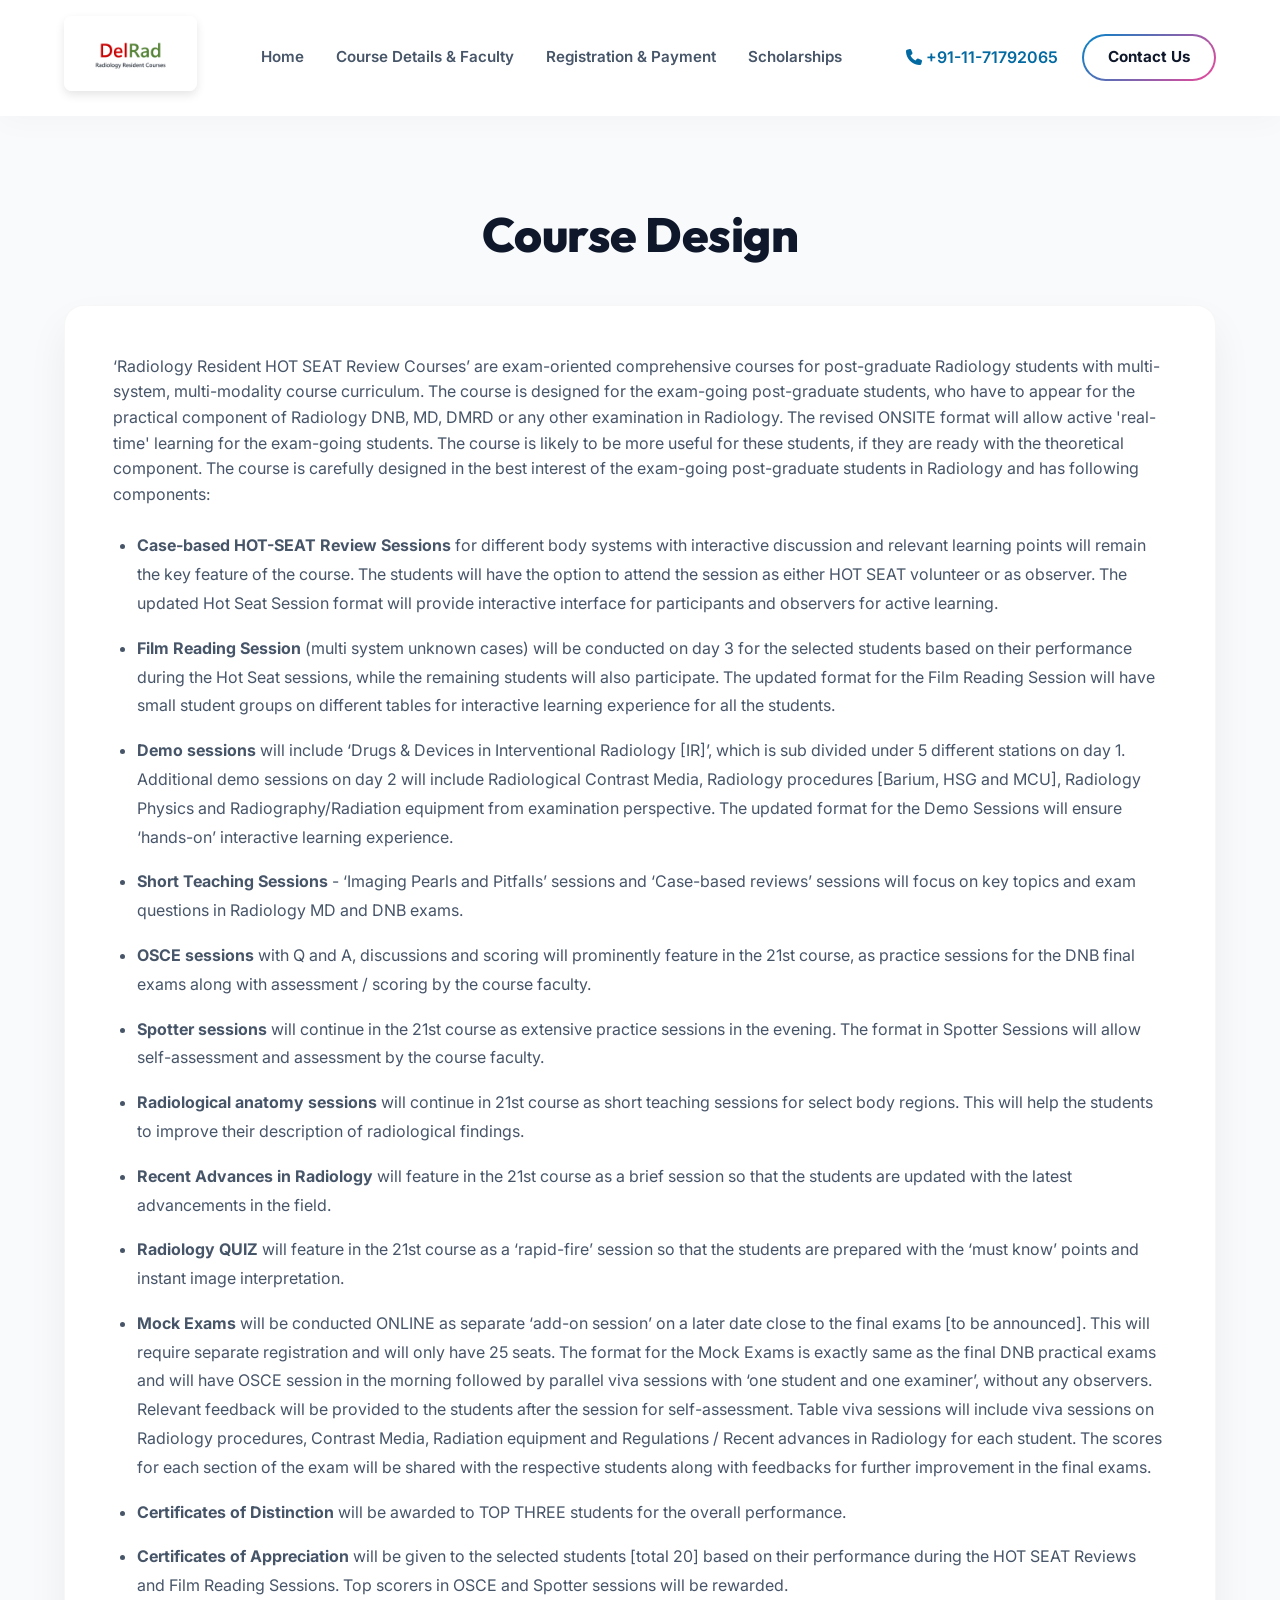
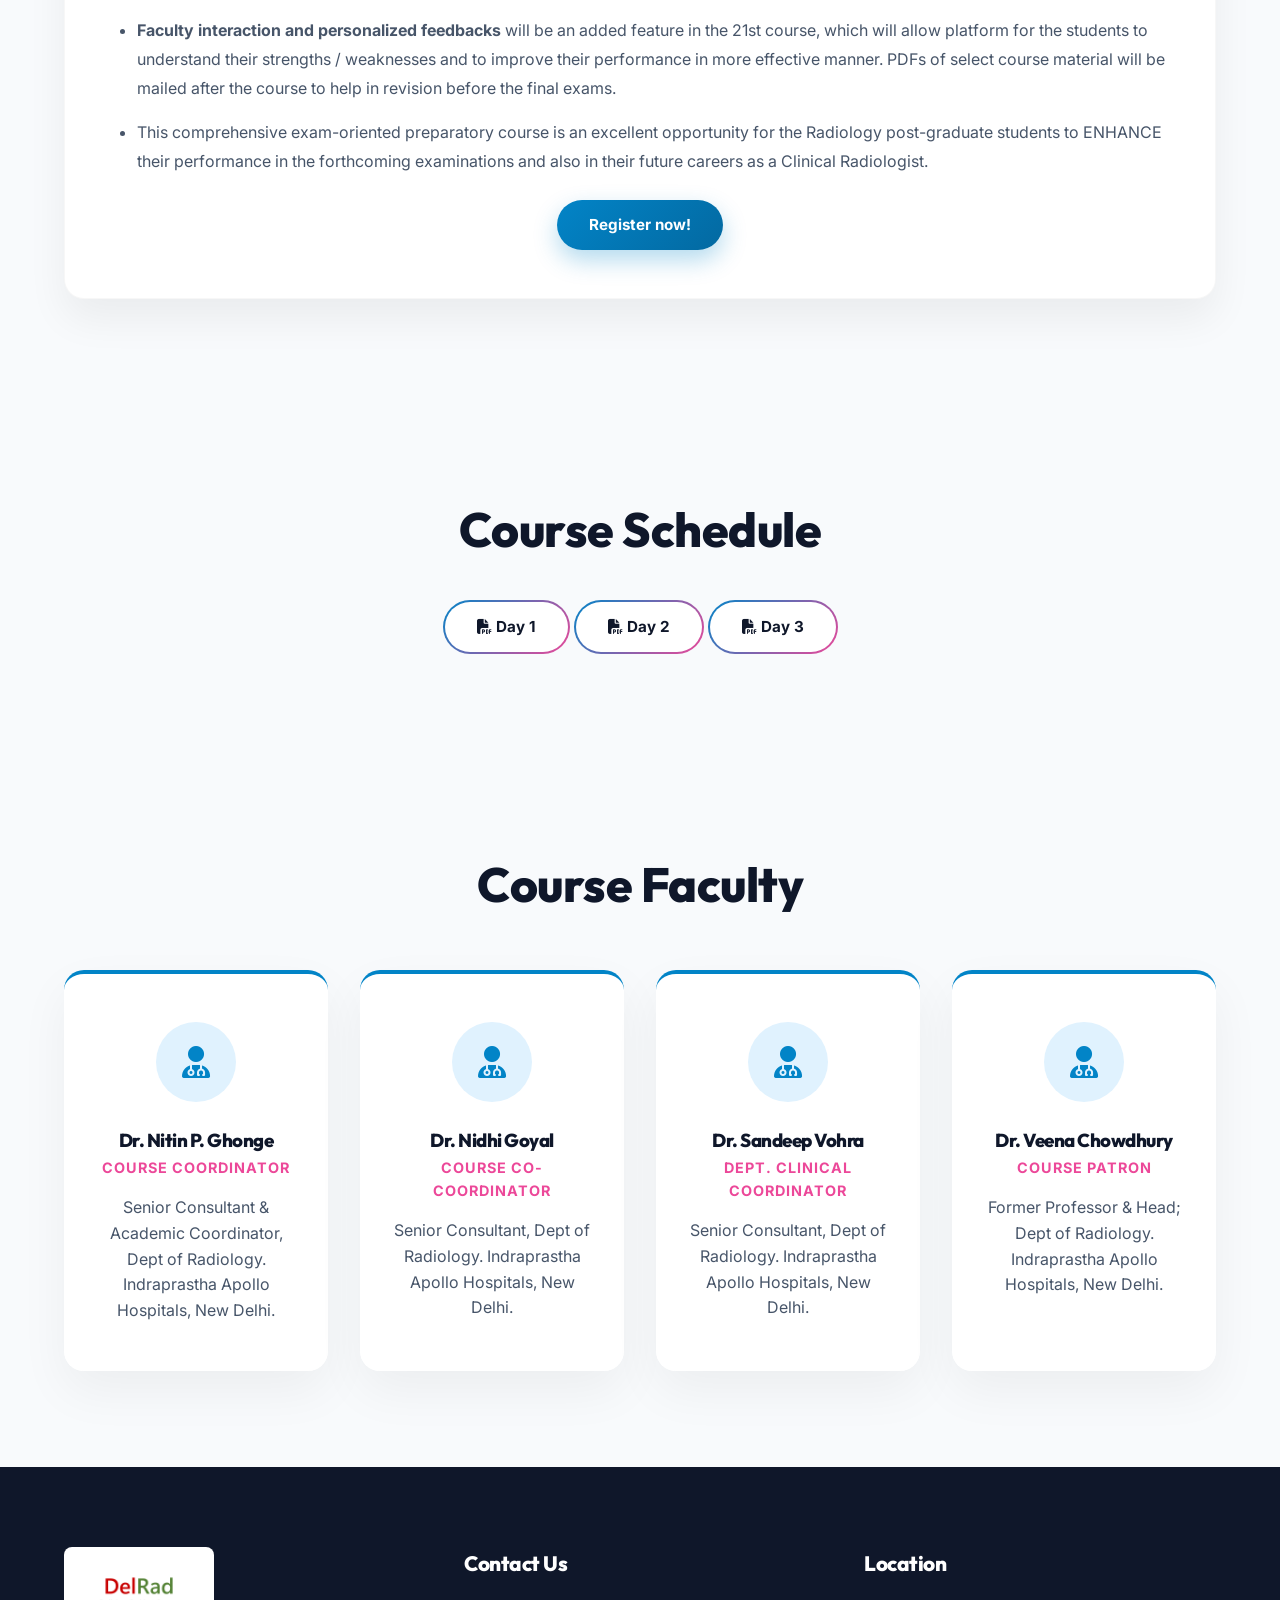
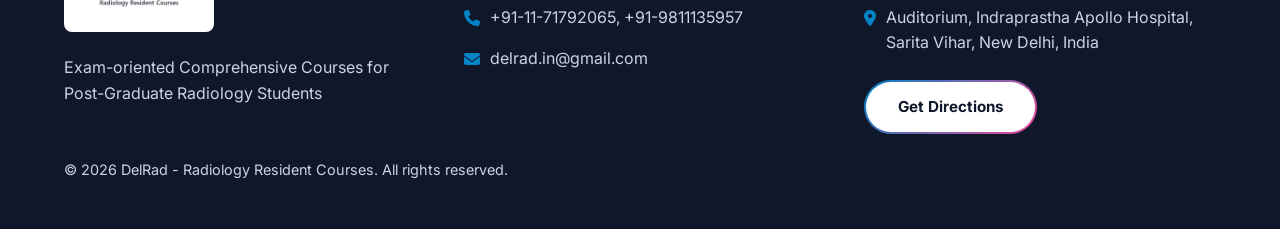
<file: course-design.html>
<!DOCTYPE html>
<html lang="en">
<head>
    <meta charset="UTF-8">
    <meta name="viewport" content="width=device-width, initial-scale=1.0">
    <title>DelRad - Course Design & Faculty</title>
    <link rel="icon" href="photos/favicon.jpg">
    <link rel="stylesheet" href="styles.css">
    <link href="https://fonts.googleapis.com/css2?family=Inter:wght@300;400;500;600;700&family=Outfit:wght@400;500;700;800&display=swap" rel="stylesheet">
    <link rel="stylesheet" href="https://cdnjs.cloudflare.com/ajax/libs/font-awesome/6.4.0/css/all.min.css">
</head>
<body>
    <header class="navbar">
        <div class="nav-container">
            <a href="index.html" class="logo">
                <img src="photos/Delrad-logo.jpg" alt="DelRad Logo">
            </a>
            <nav class="nav-links">
                <a href="index.html">Home</a>
                <a href="course-design.html">Course Details & Faculty</a>
                <a href="registration.html">Registration & Payment</a>
                <a href="scholarship.html">Scholarships</a>
            </nav>
            <div class="nav-contact">
                <span><i class="fas fa-phone"></i> +91-11-71792065</span>
                <a href="mailto:delrad.in@gmail.com" class="btn btn-outline">Contact Us</a>
            </div>
        </div>
    </header>

    <main style="padding-top: 100px;">
        <!-- Course Design Details -->
        <section class="section bg-light" id="design">
            <div class="container">
                <h2 class="section-title text-center">Course Design</h2>
                <div class="content-box glass-box">
                    <p class="lead">‘Radiology Resident HOT SEAT Review Courses’ are exam-oriented comprehensive courses for post-graduate Radiology students with multi-system, multi-modality course curriculum. The course is designed for the exam-going post-graduate students, who have to appear for the practical component of Radiology DNB, MD, DMRD or any other examination in Radiology. The revised ONSITE format will allow active 'real-time' learning for the exam-going students. The course is likely to be more useful for these students, if they are ready with the theoretical component. The course is carefully designed in the best interest of the exam-going post-graduate students in Radiology and has following components:</p>
                    
                    <ul class="custom-list mt-4">
                        <li><strong>Case-based HOT-SEAT Review Sessions</strong> for different body systems with interactive discussion and relevant learning points will remain the key feature of the course. The students will have the option to attend the session as either HOT SEAT volunteer or as observer. The updated Hot Seat Session format will provide interactive interface for participants and observers for active learning.</li>
                        <li><strong>Film Reading Session</strong> (multi system unknown cases) will be conducted on day 3 for the selected students based on their performance during the Hot Seat sessions, while the remaining students will also participate. The updated format for the Film Reading Session will have small student groups on different tables for interactive learning experience for all the students.</li>
                        <li><strong>Demo sessions</strong> will include ‘Drugs & Devices in Interventional Radiology [IR]’, which is sub divided under 5 different stations on day 1. Additional demo sessions on day 2 will include Radiological Contrast Media, Radiology procedures [Barium, HSG and MCU], Radiology Physics and Radiography/Radiation equipment from examination perspective. The updated format for the Demo Sessions will ensure ‘hands-on’ interactive learning experience.</li>
                        <li><strong>Short Teaching Sessions</strong> - ‘Imaging Pearls and Pitfalls’ sessions and ‘Case-based reviews’ sessions will focus on key topics and exam questions in Radiology MD and DNB exams.</li>
                        <li><strong>OSCE sessions</strong> with Q and A, discussions and scoring will prominently feature in the 21st course, as practice sessions for the DNB final exams along with assessment / scoring by the course faculty.</li>
                        <li><strong>Spotter sessions</strong> will continue in the 21st course as extensive practice sessions in the evening. The format in Spotter Sessions will allow self-assessment and assessment by the course faculty.</li>
                        <li><strong>Radiological anatomy sessions</strong> will continue in 21st course as short teaching sessions for select body regions. This will help the students to improve their description of radiological findings.</li>
                        <li><strong>Recent Advances in Radiology</strong> will feature in the 21st course as a brief session so that the students are updated with the latest advancements in the field.</li>
                        <li><strong>Radiology QUIZ</strong> will feature in the 21st course as a ‘rapid-fire’ session so that the students are prepared with the ‘must know’ points and instant image interpretation.</li>
                        <li><strong>Mock Exams</strong> will be conducted ONLINE as separate ‘add-on session’ on a later date close to the final exams [to be announced]. This will require separate registration and will only have 25 seats. The format for the Mock Exams is exactly same as the final DNB practical exams and will have OSCE session in the morning followed by parallel viva sessions with ‘one student and one examiner’, without any observers. Relevant feedback will be provided to the students after the session for self-assessment. Table viva sessions will include viva sessions on Radiology procedures, Contrast Media, Radiation equipment and Regulations / Recent advances in Radiology for each student. The scores for each section of the exam will be shared with the respective students along with feedbacks for further improvement in the final exams.</li>
                        <li><strong>Certificates of Distinction</strong> will be awarded to TOP THREE students for the overall performance.</li>
                        <li><strong>Certificates of Appreciation</strong> will be given to the selected students [total 20] based on their performance during the HOT SEAT Reviews and Film Reading Sessions. Top scorers in OSCE and Spotter sessions will be rewarded.</li>
                        <li><strong>Faculty interaction and personalized feedbacks</strong> will be an added feature in the 21st course, which will allow platform for the students to understand their strengths / weaknesses and to improve their performance in more effective manner. PDFs of select course material will be mailed after the course to help in revision before the final exams.</li>
                        <li>This comprehensive exam-oriented preparatory course is an excellent opportunity for the Radiology post-graduate students to ENHANCE their performance in the forthcoming examinations and also in their future careers as a Clinical Radiologist.</li>
                    </ul>
                    <div class="text-center mt-4">
                        <a href="registration.html" class="btn btn-primary">Register now!</a>
                    </div>
                </div>
            </div>
        </section>

        <!-- Course Schedule Section -->
        <section class="section" id="courseschedule">
            <div class="container text-center">
                <h2 class="section-title">Course Schedule</h2>
                <div class="schedule-links mt-4">
                    <a href="https://drive.google.com/file/d/1yMgGlma9F2Atm3m9zDsAhjy-u3SyPsaG/view?usp=drive_link" target="_blank" class="btn btn-outline m-2"><i class="fas fa-file-pdf"></i> Day 1</a>
                    <a href="https://drive.google.com/file/d/17TXlhzaspLO-apa53o4EKCswDKJ0B952/view?usp=drive_link" target="_blank" class="btn btn-outline m-2"><i class="fas fa-file-pdf"></i> Day 2</a>
                    <a href="https://drive.google.com/file/d/1E0eZ0HR8sU_wMg7dU-WxR7yje03Lqijb/view?usp=drive_link" target="_blank" class="btn btn-outline m-2"><i class="fas fa-file-pdf"></i> Day 3</a>
                </div>
            </div>
        </section>

        <!-- Faculty -->
        <section class="section bg-light" id="faculty">
            <div class="container">
                <h2 class="section-title text-center">Course Faculty</h2>
                <div class="faculty-grid">
                    <div class="faculty-card glass-card">
                        <div class="faculty-icon"><i class="fas fa-user-md"></i></div>
                        <h3>Dr. Nitin P. Ghonge</h3>
                        <p class="role">Course Coordinator</p>
                        <p>Senior Consultant & Academic Coordinator, Dept of Radiology. Indraprastha Apollo Hospitals, New Delhi.</p>
                    </div>
                    <div class="faculty-card glass-card">
                        <div class="faculty-icon"><i class="fas fa-user-md"></i></div>
                        <h3>Dr. Nidhi Goyal</h3>
                        <p class="role">Course Co-Coordinator</p>
                        <p>Senior Consultant, Dept of Radiology. Indraprastha Apollo Hospitals, New Delhi.</p>
                    </div>
                    <div class="faculty-card glass-card">
                        <div class="faculty-icon"><i class="fas fa-user-md"></i></div>
                        <h3>Dr. Sandeep Vohra</h3>
                        <p class="role">Dept. Clinical Coordinator</p>
                        <p>Senior Consultant, Dept of Radiology. Indraprastha Apollo Hospitals, New Delhi.</p>
                    </div>
                    <div class="faculty-card glass-card">
                        <div class="faculty-icon"><i class="fas fa-user-md"></i></div>
                        <h3>Dr. Veena Chowdhury</h3>
                        <p class="role">Course Patron</p>
                        <p>Former Professor & Head; Dept of Radiology. Indraprastha Apollo Hospitals, New Delhi.</p>
                    </div>
                </div>
            </div>
        </section>
    </main>

    <footer class="footer">
        <div class="container">
            <div class="footer-grid">
                <div class="footer-info">
                    <img src="photos/Delrad-logo.jpg" alt="DelRad Logo" class="footer-logo mb-3" style="max-width: 150px; border-radius: 8px;">
                    <p>Exam-oriented Comprehensive Courses for Post-Graduate Radiology Students</p>
                </div>
                <div class="footer-contact">
                    <h3>Contact Us</h3>
                    <p><i class="fas fa-phone text-primary"></i> +91-11-71792065, +91-9811135957</p>
                    <p><i class="fas fa-envelope text-primary"></i> <a href="mailto:delrad.in@gmail.com">delrad.in@gmail.com</a></p>
                </div>
                <div class="footer-location">
                    <h3>Location</h3>
                    <p><i class="fas fa-map-marker-alt text-primary"></i> Auditorium, Indraprastha Apollo Hospital, Sarita Vihar, New Delhi, India</p>
                    <a href="https://www.google.com/maps/dir/28.5342592,77.366896/Auditorium,+Apollo+Hospital+Indraprastha,+Sarita+Vihar,+New+Delhi,+India+google+map" target="_blank" class="btn btn-outline mt-2 btn-sm">Get Directions</a>
                </div>
            </div>
            <div class="footer-bottom text-center mt-4 pt-3 border-top">
                <p>&copy; 2026 DelRad - Radiology Resident Courses. All rights reserved.</p>
            </div>
        </div>
    </footer>
</body>
</html>
</file>
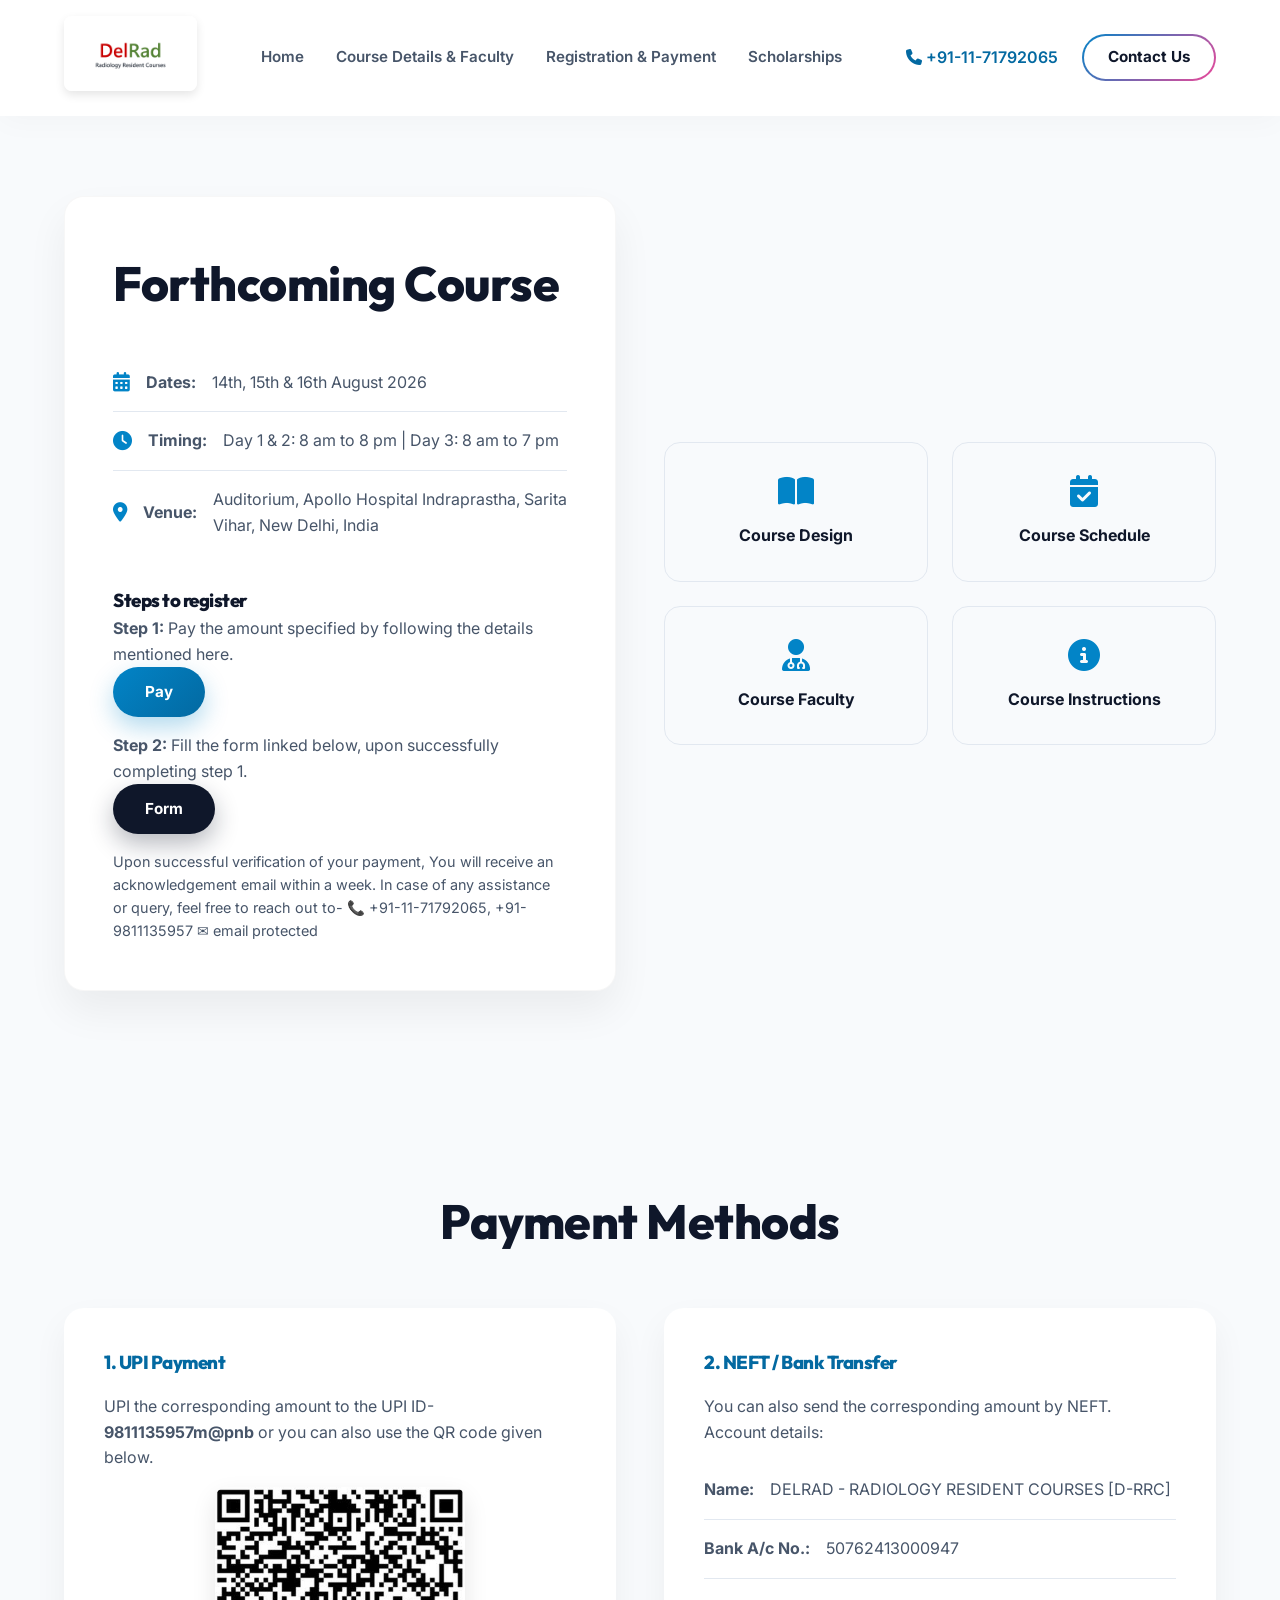
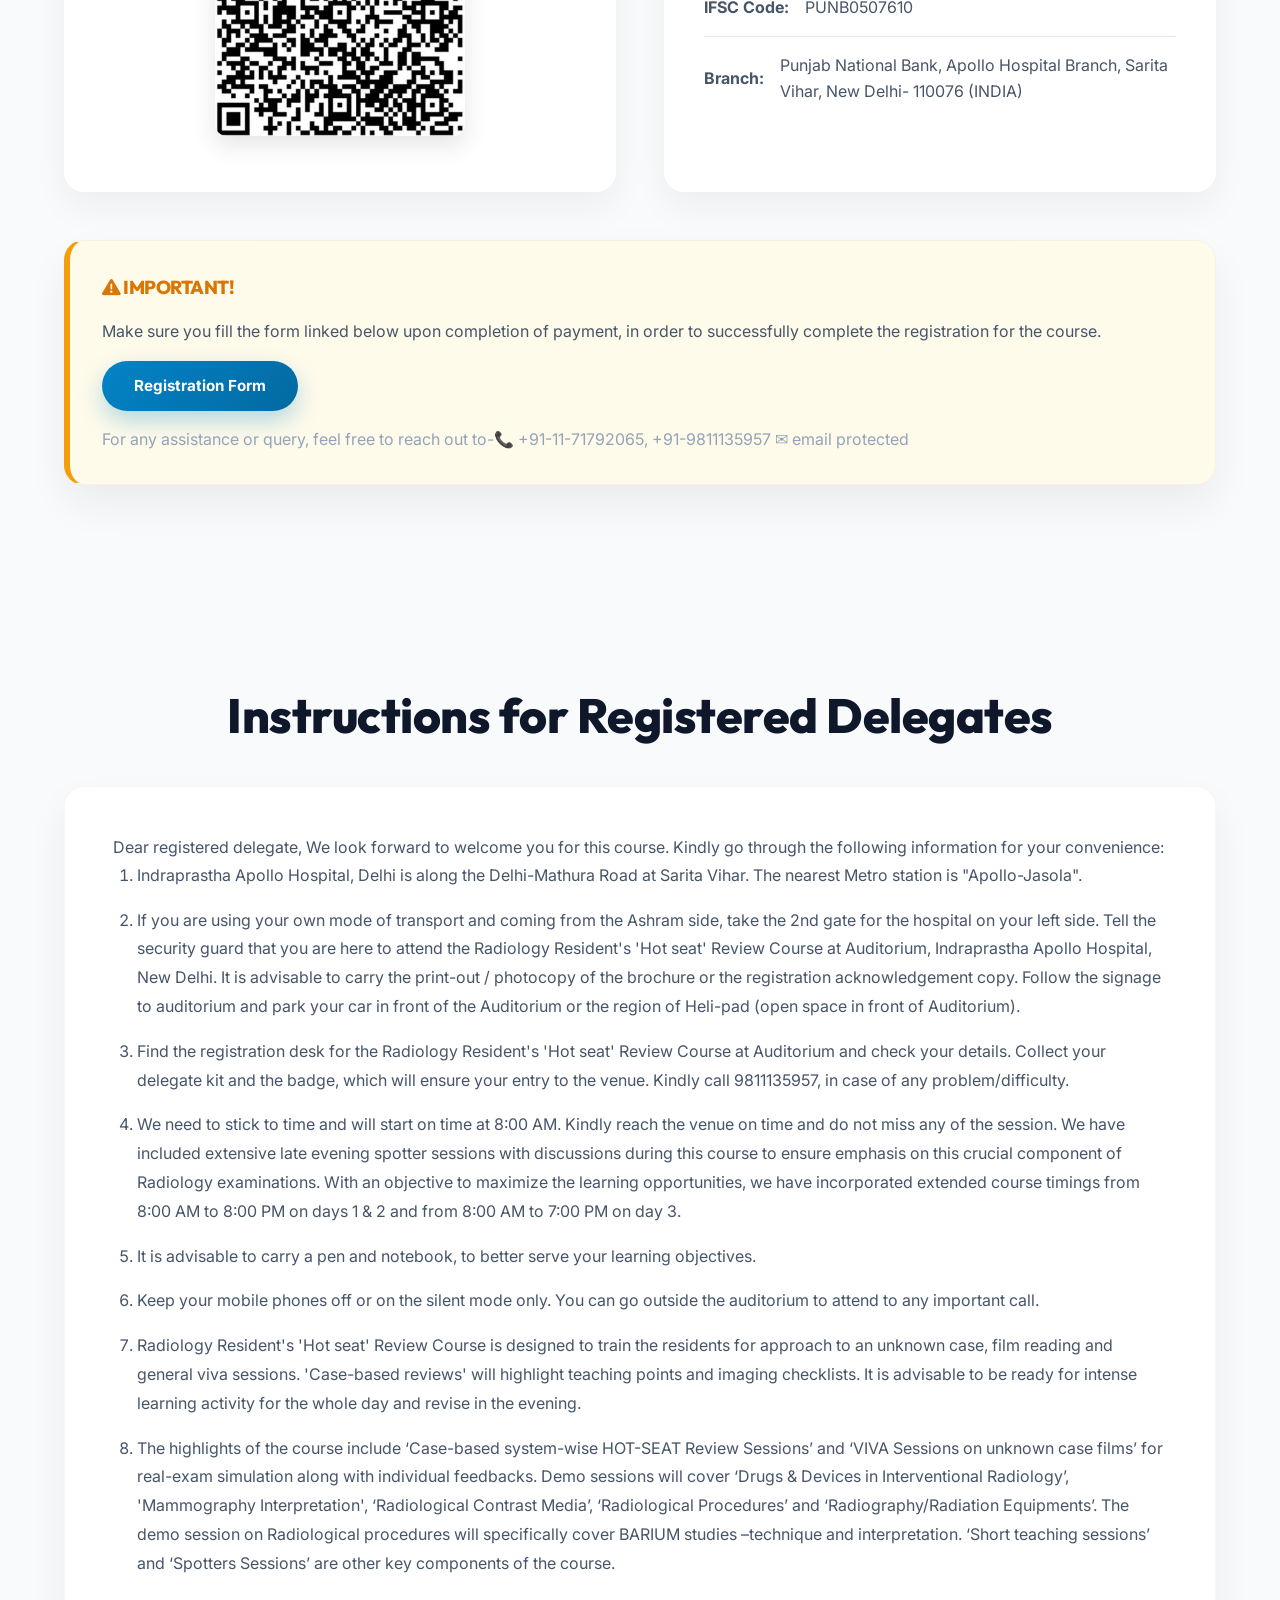
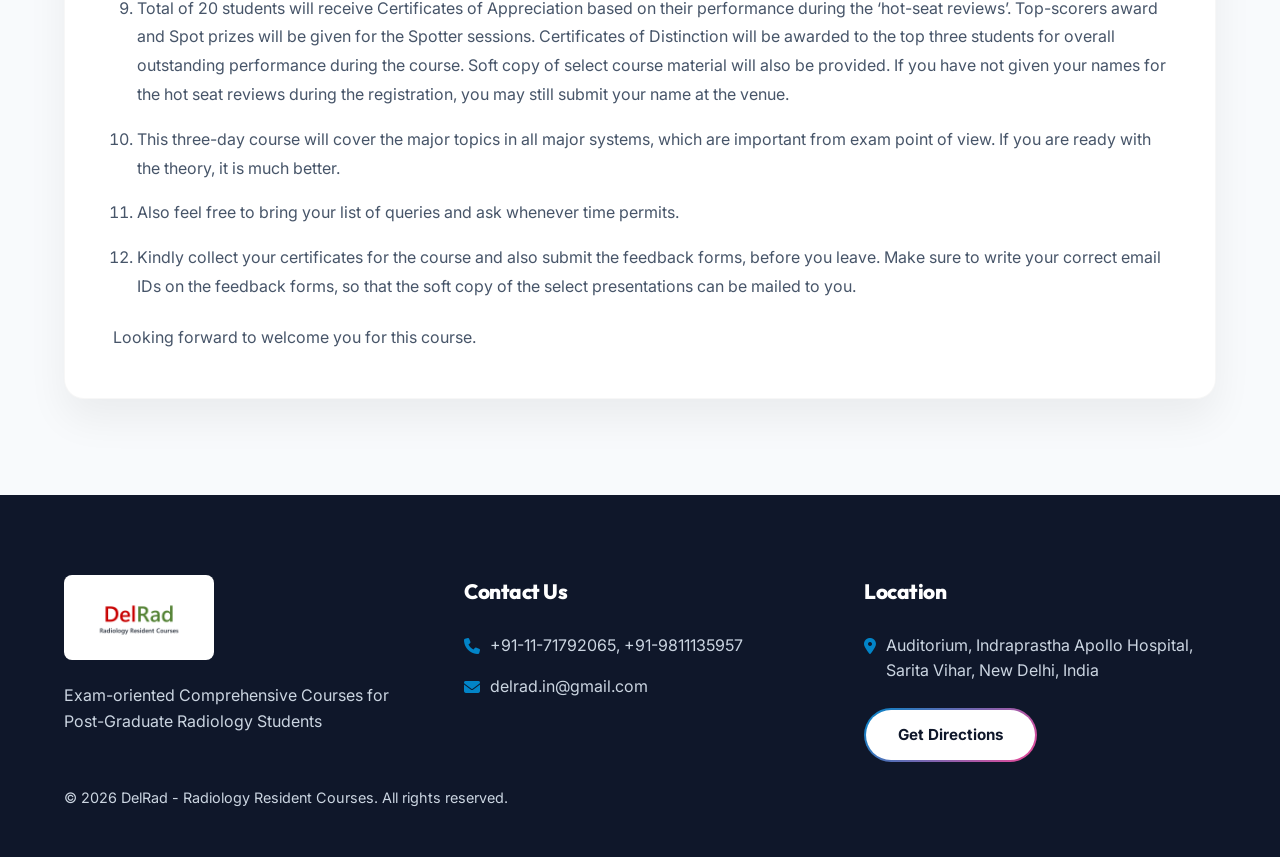
<file: registration.html>
<!DOCTYPE html>
<html lang="en">
<head>
    <meta charset="UTF-8">
    <meta name="viewport" content="width=device-width, initial-scale=1.0">
    <title>DelRad - Registration & Payment</title>
    <link rel="icon" href="photos/favicon.jpg">
    <link rel="stylesheet" href="styles.css">
    <link href="https://fonts.googleapis.com/css2?family=Inter:wght@300;400;500;600;700&family=Outfit:wght@400;500;700;800&display=swap" rel="stylesheet">
    <link rel="stylesheet" href="https://cdnjs.cloudflare.com/ajax/libs/font-awesome/6.4.0/css/all.min.css">
</head>
<body>
    <header class="navbar">
        <div class="nav-container">
            <a href="index.html" class="logo">
                <img src="photos/Delrad-logo.jpg" alt="DelRad Logo">
            </a>
            <nav class="nav-links">
                <a href="index.html">Home</a>
                <a href="course-design.html">Course Details & Faculty</a>
                <a href="registration.html">Registration & Payment</a>
                <a href="scholarship.html">Scholarships</a>
            </nav>
            <div class="nav-contact">
                <span><i class="fas fa-phone"></i> +91-11-71792065</span>
                <a href="mailto:delrad.in@gmail.com" class="btn btn-outline">Contact Us</a>
            </div>
        </div>
    </header>

    <main style="padding-top: 100px;">
        <!-- Course Highlights & Registration Info -->
        <section class="section" id="registration-info">
            <div class="container">
                <div class="grid-2">
                    <div class="info-box glass-box">
                        <h2 class="section-title">Forthcoming Course</h2>
                        <ul class="info-list">
                            <li><i class="fas fa-calendar-alt"></i> <strong>Dates:</strong> 14th, 15th & 16th August 2026</li>
                            <li><i class="fas fa-clock"></i> <strong>Timing:</strong> Day 1 & 2: 8 am to 8 pm | Day 3: 8 am to 7 pm</li>
                            <li><i class="fas fa-map-marker-alt"></i> <strong>Venue:</strong> Auditorium, Apollo Hospital Indraprastha, Sarita Vihar, New Delhi, India</li>
                        </ul>
                        <div class="steps-box">
                            <h3>Steps to register</h3>
                            <p><strong>Step 1:</strong> Pay the amount specified by following the details mentioned here.</p>
                            <a href="#pay" class="btn btn-primary">Pay</a>
                            <p class="mt-3"><strong>Step 2:</strong> Fill the form linked below, upon successfully completing step 1.</p>
                            <a href="https://forms.gle/pq3WPvHya4Has9vZA" target="_blank" class="btn btn-secondary">Form</a>
                            <p class="small-text mt-3" style="color: var(--text-main); font-size: 0.9rem;">Upon successful verification of your payment, You will receive an acknowledgement email within a week. In case of any assistance or query, feel free to reach out to- 📞 +91-11-71792065, +91-9811135957 ✉ email protected</p>
                        </div>
                    </div>
                    
                    <div class="quick-links-box">
                        <div class="q-links">
                            <a href="course-design.html" class="q-link-card"><i class="fas fa-book-open"></i> Course Design</a>
                            <a href="course-design.html#courseschedule" class="q-link-card"><i class="fas fa-calendar-check"></i> Course Schedule</a>
                            <a href="course-design.html#faculty" class="q-link-card"><i class="fas fa-user-md"></i> Course Faculty</a>
                            <a href="#instruction" class="q-link-card"><i class="fas fa-info-circle"></i> Course Instructions</a>
                        </div>
                    </div>
                </div>
            </div>
        </section>

        <!-- Payment Methods -->
        <section class="section bg-light" id="pay">
            <div class="container">
                <h2 class="section-title text-center">Payment Methods</h2>
                <div class="grid-2 mt-5">
                    <div class="payment-card">
                        <h3>1. UPI Payment</h3>
                        <p>UPI the corresponding amount to the UPI ID- <strong>9811135957m@pnb</strong> or you can also use the QR code given below.</p>
                        <!-- QR Code -->
                        <div class="qr-placeholder mt-3" style="text-align: center;"><img src="photos/qrcode.jpg" alt="UPI QR Code" style="max-width: 250px; border-radius: 12px; box-shadow: 0 10px 25px rgba(0,0,0,0.1);"></div>
                    </div>
                    <div class="payment-card">
                        <h3>2. NEFT / Bank Transfer</h3>
                        <p>You can also send the corresponding amount by NEFT. Account details:</p>
                        <ul class="bank-details mt-3">
                            <li><strong>Name:</strong> DELRAD - RADIOLOGY RESIDENT COURSES [D-RRC]</li>
                            <li><strong>Bank A/c No.:</strong> 50762413000947</li>
                            <li><strong>IFSC Code:</strong> PUNB0507610</li>
                            <li><strong>Branch:</strong> Punjab National Bank, Apollo Hospital Branch, Sarita Vihar, New Delhi- 110076 (INDIA)</li>
                        </ul>
                    </div>
                </div>
                <div class="important-note glass-box mt-5" style="padding: 2rem; border-left: 6px solid #f59e0b; background: #fffbeb;">
                    <h3 style="color: #d97706; margin-bottom: 1rem;"><i class="fas fa-exclamation-triangle"></i> IMPORTANT!</h3>
                    <p>Make sure you fill the form linked below upon completion of payment, in order to successfully complete the registration for the course.</p>
                    <a href="https://forms.gle/pq3WPvHya4Has9vZA" target="_blank" class="btn btn-primary mt-3">Registration Form</a>
                    <p class="mt-3 text-muted">For any assistance or query, feel free to reach out to-📞 +91-11-71792065, +91-9811135957 ✉ email protected</p>
                </div>
            </div>
        </section>

        <!-- Instructions -->
        <section class="section" id="instruction">
            <div class="container">
                <h2 class="section-title text-center">Instructions for Registered Delegates</h2>
                <div class="content-box glass-box mt-4">
                    <p>Dear registered delegate, We look forward to welcome you for this course. Kindly go through the following information for your convenience:</p>
                    <ol class="custom-list">
                        <li>Indraprastha Apollo Hospital, Delhi is along the Delhi-Mathura Road at Sarita Vihar. The nearest Metro station is "Apollo-Jasola".</li>
                        <li>If you are using your own mode of transport and coming from the Ashram side, take the 2nd gate for the hospital on your left side. Tell the security guard that you are here to attend the Radiology Resident's 'Hot seat' Review Course at Auditorium, Indraprastha Apollo Hospital, New Delhi. It is advisable to carry the print-out / photocopy of the brochure or the registration acknowledgement copy. Follow the signage to auditorium and park your car in front of the Auditorium or the region of Heli-pad (open space in front of Auditorium).</li>
                        <li>Find the registration desk for the Radiology Resident's 'Hot seat' Review Course at Auditorium and check your details. Collect your delegate kit and the badge, which will ensure your entry to the venue. Kindly call 9811135957, in case of any problem/difficulty.</li>
                        <li>We need to stick to time and will start on time at 8:00 AM. Kindly reach the venue on time and do not miss any of the session. We have included extensive late evening spotter sessions with discussions during this course to ensure emphasis on this crucial component of Radiology examinations. With an objective to maximize the learning opportunities, we have incorporated extended course timings from 8:00 AM to 8:00 PM on days 1 & 2 and from 8:00 AM to 7:00 PM on day 3.</li>
                        <li>It is advisable to carry a pen and notebook, to better serve your learning objectives.</li>
                        <li>Keep your mobile phones off or on the silent mode only. You can go outside the auditorium to attend to any important call.</li>
                        <li>Radiology Resident's 'Hot seat' Review Course is designed to train the residents for approach to an unknown case, film reading and general viva sessions. 'Case-based reviews' will highlight teaching points and imaging checklists. It is advisable to be ready for intense learning activity for the whole day and revise in the evening.</li>
                        <li>The highlights of the course include ‘Case-based system-wise HOT-SEAT Review Sessions’ and ‘VIVA Sessions on unknown case films’ for real-exam simulation along with individual feedbacks. Demo sessions will cover ‘Drugs & Devices in Interventional Radiology’, 'Mammography Interpretation', ‘Radiological Contrast Media’, ‘Radiological Procedures’ and ‘Radiography/Radiation Equipments’. The demo session on Radiological procedures will specifically cover BARIUM studies –technique and interpretation. ‘Short teaching sessions’ and ‘Spotters Sessions’ are other key components of the course.</li>
                        <li>Total of 20 students will receive Certificates of Appreciation based on their performance during the ‘hot-seat reviews’. Top-scorers award and Spot prizes will be given for the Spotter sessions. Certificates of Distinction will be awarded to the top three students for overall outstanding performance during the course. Soft copy of select course material will also be provided. If you have not given your names for the hot seat reviews during the registration, you may still submit your name at the venue.</li>
                        <li>This three-day course will cover the major topics in all major systems, which are important from exam point of view. If you are ready with the theory, it is much better.</li>
                        <li>Also feel free to bring your list of queries and ask whenever time permits.</li>
                        <li>Kindly collect your certificates for the course and also submit the feedback forms, before you leave. Make sure to write your correct email IDs on the feedback forms, so that the soft copy of the select presentations can be mailed to you.</li>
                    </ol>
                    <p class="mt-3 font-weight-bold">Looking forward to welcome you for this course.</p>
                </div>
            </div>
        </section>
    </main>

    <footer class="footer">
        <div class="container">
            <div class="footer-grid">
                <div class="footer-info">
                    <img src="photos/Delrad-logo.jpg" alt="DelRad Logo" class="footer-logo mb-3" style="max-width: 150px; border-radius: 8px;">
                    <p>Exam-oriented Comprehensive Courses for Post-Graduate Radiology Students</p>
                </div>
                <div class="footer-contact">
                    <h3>Contact Us</h3>
                    <p><i class="fas fa-phone text-primary"></i> +91-11-71792065, +91-9811135957</p>
                    <p><i class="fas fa-envelope text-primary"></i> <a href="mailto:delrad.in@gmail.com">delrad.in@gmail.com</a></p>
                </div>
                <div class="footer-location">
                    <h3>Location</h3>
                    <p><i class="fas fa-map-marker-alt text-primary"></i> Auditorium, Indraprastha Apollo Hospital, Sarita Vihar, New Delhi, India</p>
                    <a href="https://www.google.com/maps/dir/28.5342592,77.366896/Auditorium,+Apollo+Hospital+Indraprastha,+Sarita+Vihar,+New+Delhi,+India+google+map" target="_blank" class="btn btn-outline mt-2 btn-sm">Get Directions</a>
                </div>
            </div>
            <div class="footer-bottom text-center mt-4 pt-3 border-top">
                <p>&copy; 2026 DelRad - Radiology Resident Courses. All rights reserved.</p>
            </div>
        </div>
    </footer>
</body>
</html>
</file>
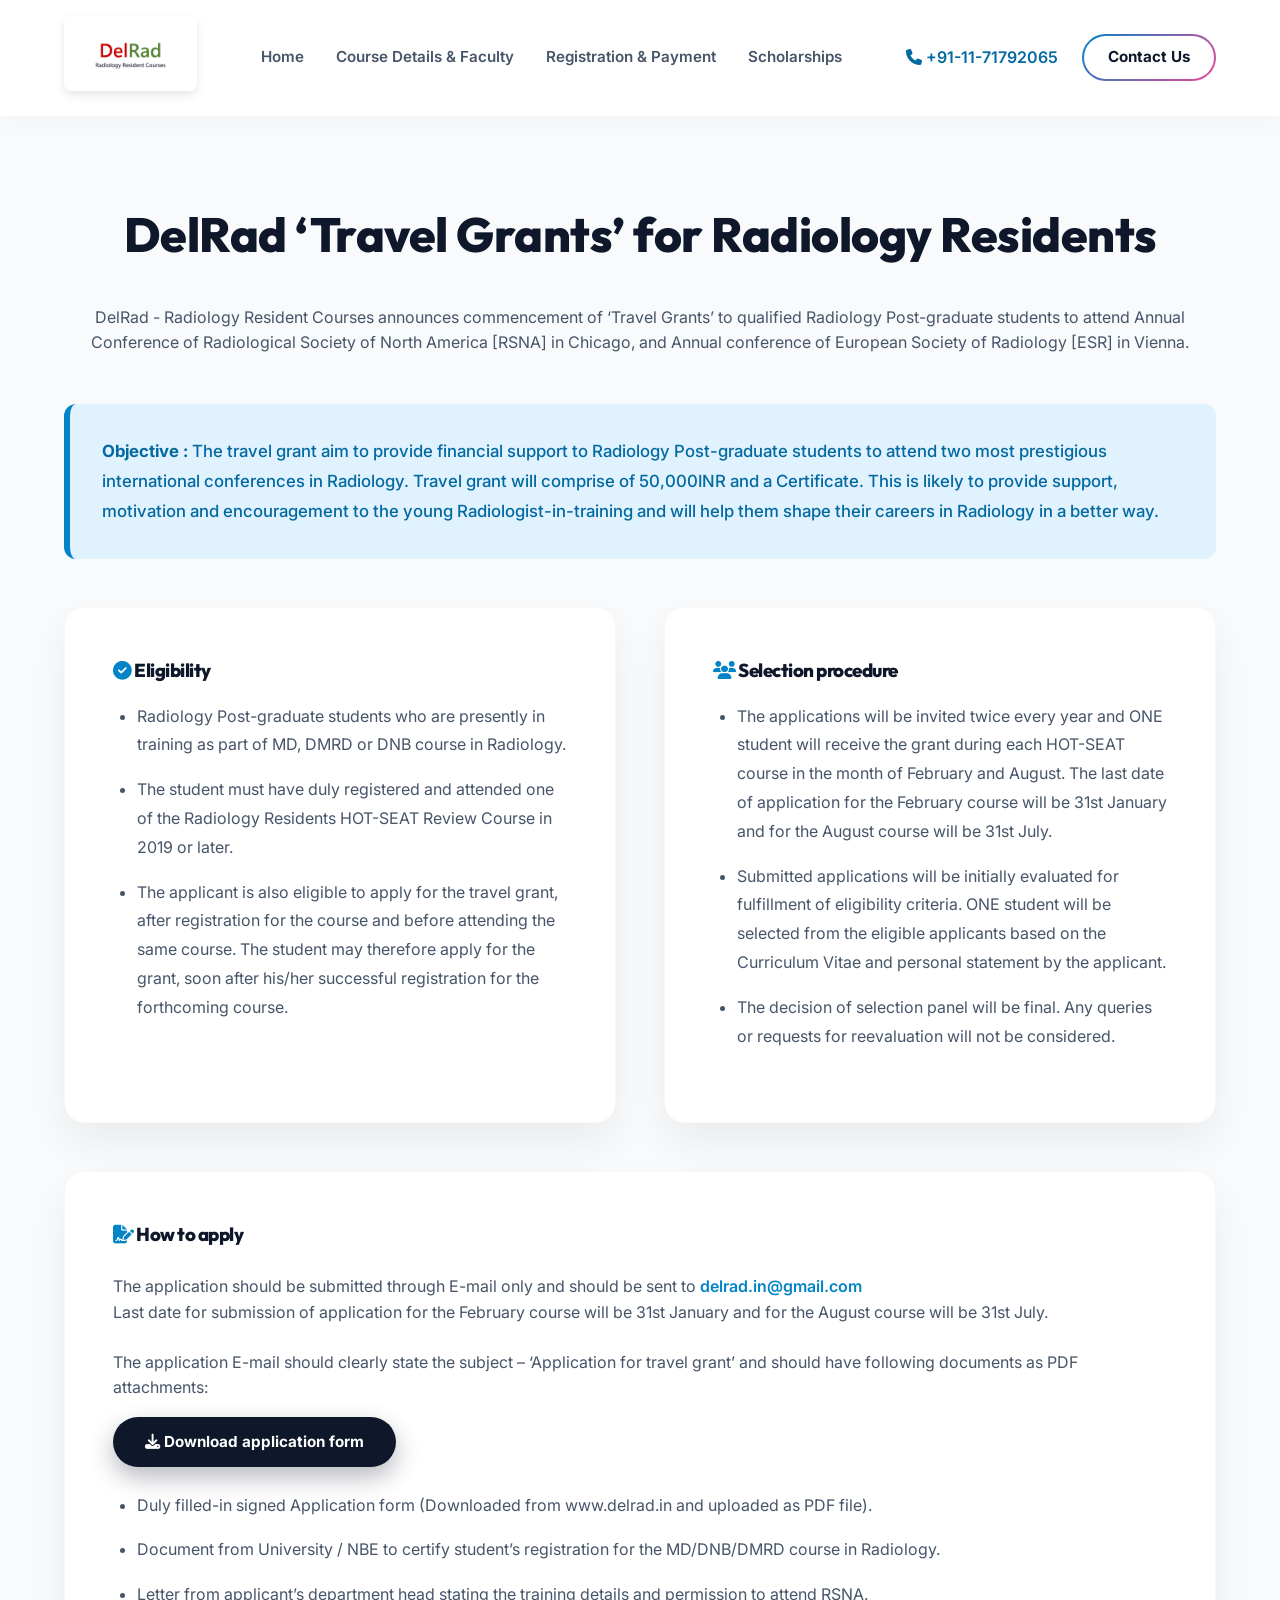
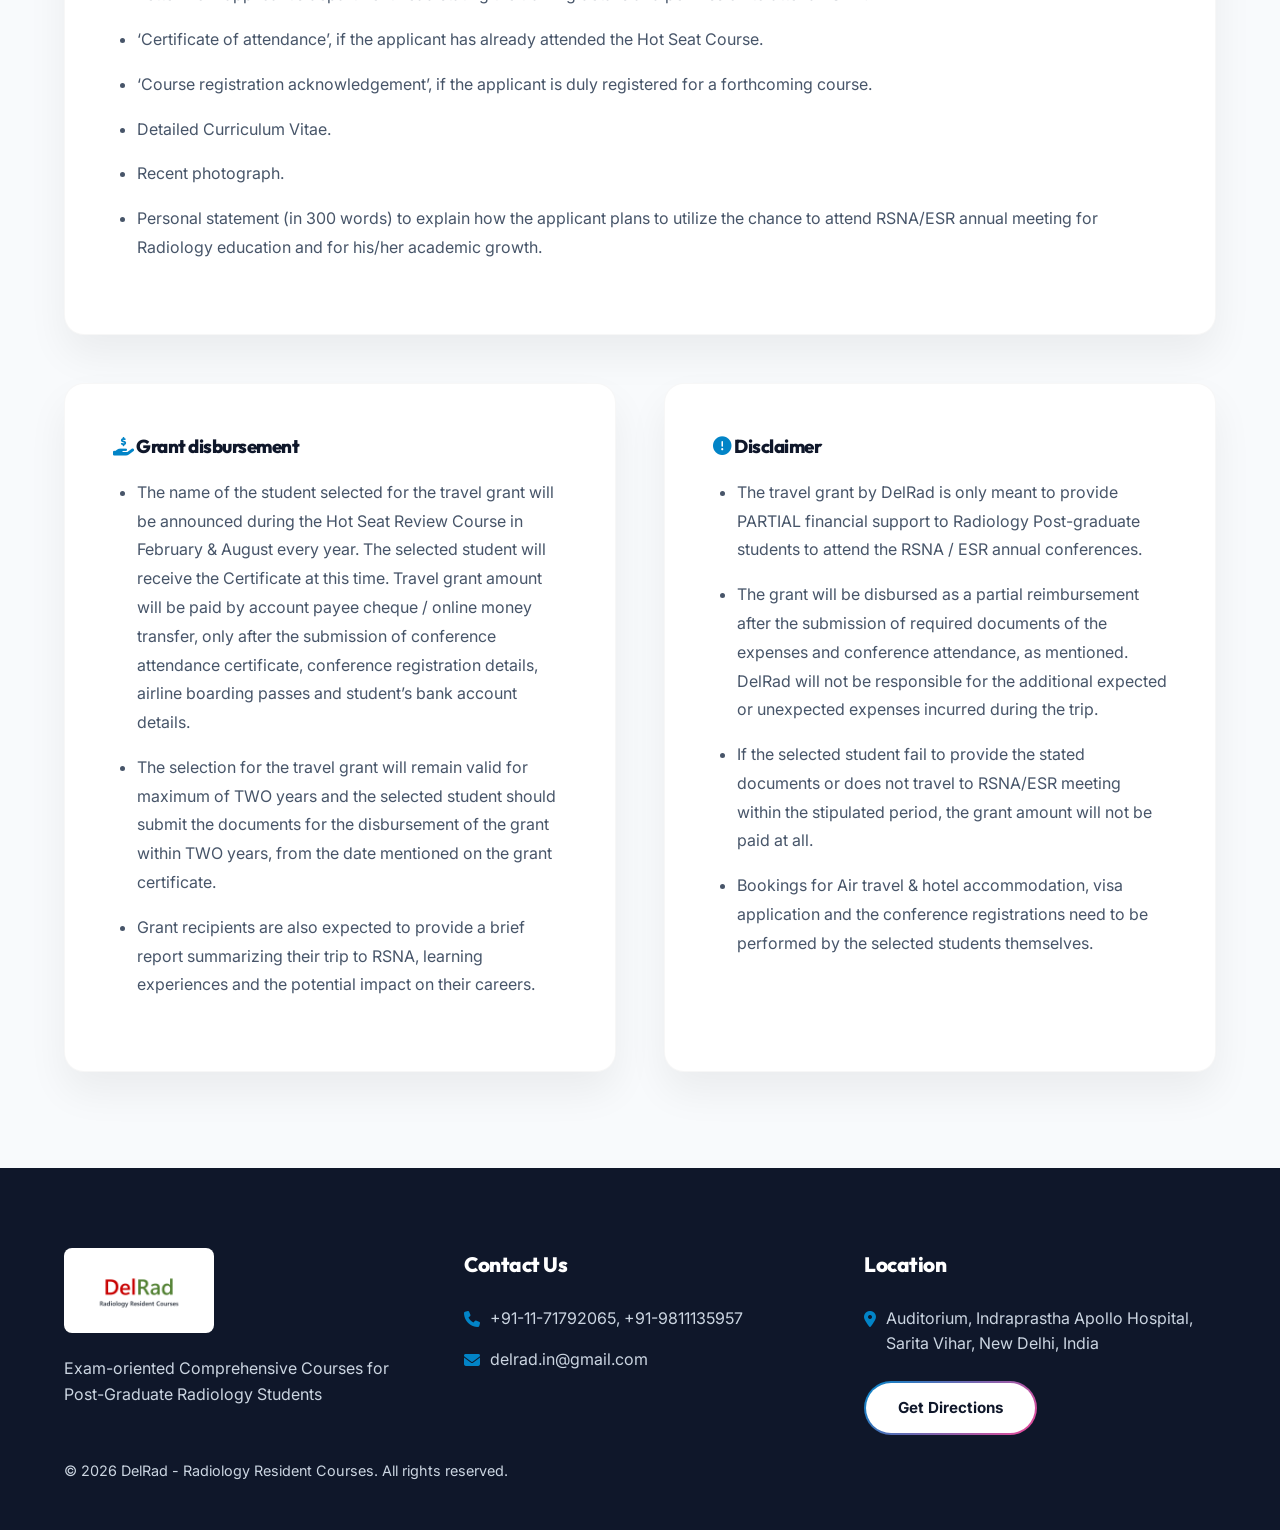
<file: scholarship.html>
<!DOCTYPE html>
<html lang="en">
<head>
    <meta charset="UTF-8">
    <meta name="viewport" content="width=device-width, initial-scale=1.0">
    <title>DelRad - Scholarships</title>
    <link rel="icon" href="photos/favicon.jpg">
    <link rel="stylesheet" href="styles.css">
    <link href="https://fonts.googleapis.com/css2?family=Inter:wght@300;400;500;600;700&family=Outfit:wght@400;500;700;800&display=swap" rel="stylesheet">
    <link rel="stylesheet" href="https://cdnjs.cloudflare.com/ajax/libs/font-awesome/6.4.0/css/all.min.css">
</head>
<body>
    <header class="navbar">
        <div class="nav-container">
            <a href="index.html" class="logo">
                <img src="photos/Delrad-logo.jpg" alt="DelRad Logo">
            </a>
            <nav class="nav-links">
                <a href="index.html">Home</a>
                <a href="course-design.html">Course Details & Faculty</a>
                <a href="registration.html">Registration & Payment</a>
                <a href="scholarship.html">Scholarships</a>
            </nav>
            <div class="nav-contact">
                <span><i class="fas fa-phone"></i> +91-11-71792065</span>
                <a href="mailto:delrad.in@gmail.com" class="btn btn-outline">Contact Us</a>
            </div>
        </div>
    </header>

    <main style="padding-top: 100px;">
        <!-- Travel Grants / Scholarship -->
        <section class="section bg-light" id="scholarship">
            <div class="container">
                <h2 class="section-title text-center">DelRad ‘Travel Grants’ for Radiology Residents</h2>
                <div class="content-box">
                    <p class="lead text-center mb-5">DelRad - Radiology Resident Courses announces commencement of ‘Travel Grants’ to qualified Radiology Post-graduate students to attend Annual Conference of Radiological Society of North America [RSNA] in Chicago, and Annual conference of European Society of Radiology [ESR] in Vienna.</p>
                    
                    <div class="highlight-text-box mb-5">
                        <p><strong>Objective :</strong> The travel grant aim to provide financial support to Radiology Post-graduate students to attend two most prestigious international conferences in Radiology. Travel grant will comprise of 50,000INR and a Certificate. This is likely to provide support, motivation and encouragement to the young Radiologist-in-training and will help them shape their careers in Radiology in a better way.</p>
                    </div>

                    <div class="grid-2 mt-5">
                        <div class="grant-section glass-box">
                            <h3><i class="fas fa-check-circle text-primary"></i> Eligibility</h3>
                            <ul class="custom-list mt-3">
                                <li>Radiology Post-graduate students who are presently in training as part of MD, DMRD or DNB course in Radiology.</li>
                                <li>The student must have duly registered and attended one of the Radiology Residents HOT-SEAT Review Course in 2019 or later.</li>
                                <li>The applicant is also eligible to apply for the travel grant, after registration for the course and before attending the same course. The student may therefore apply for the grant, soon after his/her successful registration for the forthcoming course.</li>
                            </ul>
                        </div>
                        <div class="grant-section glass-box">
                            <h3><i class="fas fa-users text-primary"></i> Selection procedure</h3>
                            <ul class="custom-list mt-3">
                                <li>The applications will be invited twice every year and ONE student will receive the grant during each HOT-SEAT course in the month of February and August. The last date of application for the February course will be 31st January and for the August course will be 31st July.</li>
                                <li>Submitted applications will be initially evaluated for fulfillment of eligibility criteria. ONE student will be selected from the eligible applicants based on the Curriculum Vitae and personal statement by the applicant.</li>
                                <li>The decision of selection panel will be final. Any queries or requests for reevaluation will not be considered.</li>
                            </ul>
                        </div>
                    </div>

                    <div class="grant-section mt-5 glass-box">
                        <h3 class="mb-4"><i class="fas fa-file-signature text-primary"></i> How to apply</h3>
                        <p>The application should be submitted through E-mail only and should be sent to <a href="mailto:delrad.in@gmail.com" style="color: var(--primary); font-weight: 600;">delrad.in@gmail.com</a></p>
                        <p>Last date for submission of application for the February course will be 31st January and for the August course will be 31st July.</p>
                        <p class="mt-4">The application E-mail should clearly state the subject – ‘Application for travel grant’ and should have following documents as PDF attachments:</p>
                        
                        <a href="https://docs.google.com/document/d/1an26VsTvamfH9bD_qYiksJkVgRPv2m1r/edit?usp=sharing&ouid=112434051209013446167&rtpof=true&sd=true" target="_blank" class="btn btn-secondary mt-3 mb-4"><i class="fas fa-download"></i> Download application form</a>
                        
                        <ul class="custom-list">
                            <li>Duly filled-in signed Application form (Downloaded from www.delrad.in and uploaded as PDF file).</li>
                            <li>Document from University / NBE to certify student’s registration for the MD/DNB/DMRD course in Radiology.</li>
                            <li>Letter from applicant’s department head stating the training details and permission to attend RSNA.</li>
                            <li>‘Certificate of attendance’, if the applicant has already attended the Hot Seat Course.</li>
                            <li>‘Course registration acknowledgement’, if the applicant is duly registered for a forthcoming course.</li>
                            <li>Detailed Curriculum Vitae.</li>
                            <li>Recent photograph.</li>
                            <li>Personal statement (in 300 words) to explain how the applicant plans to utilize the chance to attend RSNA/ESR annual meeting for Radiology education and for his/her academic growth.</li>
                        </ul>
                    </div>

                    <div class="grid-2 mt-5">
                        <div class="grant-section glass-box">
                            <h3><i class="fas fa-hand-holding-usd text-primary"></i> Grant disbursement</h3>
                            <ul class="custom-list mt-3">
                                <li>The name of the student selected for the travel grant will be announced during the Hot Seat Review Course in February & August every year. The selected student will receive the Certificate at this time. Travel grant amount will be paid by account payee cheque / online money transfer, only after the submission of conference attendance certificate, conference registration details, airline boarding passes and student’s bank account details.</li>
                                <li>The selection for the travel grant will remain valid for maximum of TWO years and the selected student should submit the documents for the disbursement of the grant within TWO years, from the date mentioned on the grant certificate.</li>
                                <li>Grant recipients are also expected to provide a brief report summarizing their trip to RSNA, learning experiences and the potential impact on their careers.</li>
                            </ul>
                        </div>
                        <div class="grant-section glass-box">
                            <h3><i class="fas fa-exclamation-circle text-primary"></i> Disclaimer</h3>
                            <ul class="custom-list mt-3">
                                <li>The travel grant by DelRad is only meant to provide PARTIAL financial support to Radiology Post-graduate students to attend the RSNA / ESR annual conferences.</li>
                                <li>The grant will be disbursed as a partial reimbursement after the submission of required documents of the expenses and conference attendance, as mentioned. DelRad will not be responsible for the additional expected or unexpected expenses incurred during the trip.</li>
                                <li>If the selected student fail to provide the stated documents or does not travel to RSNA/ESR meeting within the stipulated period, the grant amount will not be paid at all.</li>
                                <li>Bookings for Air travel & hotel accommodation, visa application and the conference registrations need to be performed by the selected students themselves.</li>
                            </ul>
                        </div>
                    </div>
                </div>
            </div>
        </section>
    </main>

    <footer class="footer">
        <div class="container">
            <div class="footer-grid">
                <div class="footer-info">
                    <img src="photos/Delrad-logo.jpg" alt="DelRad Logo" class="footer-logo mb-3" style="max-width: 150px; border-radius: 8px;">
                    <p>Exam-oriented Comprehensive Courses for Post-Graduate Radiology Students</p>
                </div>
                <div class="footer-contact">
                    <h3>Contact Us</h3>
                    <p><i class="fas fa-phone text-primary"></i> +91-11-71792065, +91-9811135957</p>
                    <p><i class="fas fa-envelope text-primary"></i> <a href="mailto:delrad.in@gmail.com">delrad.in@gmail.com</a></p>
                </div>
                <div class="footer-location">
                    <h3>Location</h3>
                    <p><i class="fas fa-map-marker-alt text-primary"></i> Auditorium, Indraprastha Apollo Hospital, Sarita Vihar, New Delhi, India</p>
                    <a href="https://www.google.com/maps/dir/28.5342592,77.366896/Auditorium,+Apollo+Hospital+Indraprastha,+Sarita+Vihar,+New+Delhi,+India+google+map" target="_blank" class="btn btn-outline mt-2 btn-sm">Get Directions</a>
                </div>
            </div>
            <div class="footer-bottom text-center mt-4 pt-3 border-top">
                <p>&copy; 2026 DelRad - Radiology Resident Courses. All rights reserved.</p>
            </div>
        </div>
    </footer>
</body>
</html>
</file>
<file: styles.css>
:root {
    /* Premium Light Blue & Pink Palette */
    --primary: #0284c7;       
    --primary-light: #e0f2fe; 
    --primary-dark: #0369a1;  
    --accent: #ec4899;        
    --accent-light: #fce7f3;  
    
    --bg-white: #ffffff;
    --bg-alt: #f8fafc;
    --text-dark: #0f172a;
    --text-main: #475569;
    --border-color: #e2e8f0;
    
    --transition: all 0.5s cubic-bezier(0.16, 1, 0.3, 1);
}

* { margin: 0; padding: 0; box-sizing: border-box; }

body { 
    font-family: 'Inter', sans-serif; 
    background-color: var(--bg-alt); 
    color: var(--text-main); 
    line-height: 1.6; 
    overflow-x: hidden;
    scroll-behavior: smooth;
}

h1, h2, h3, h4, h5, h6 { 
    font-family: 'Outfit', sans-serif;
    color: var(--text-dark); 
    font-weight: 800; 
    letter-spacing: -0.5px; 
}

a { text-decoration: none; color: inherit; }
.text-white { color: white !important; }
.bg-dark { background-color: var(--text-dark) !important; color: #cbd5e1; }
.bg-light { background-color: var(--bg-alt); }
.text-center { text-align: center; }
.mt-2 { margin-top: 0.5rem; }
.mt-3 { margin-top: 1rem; }
.mt-4 { margin-top: 1.5rem; }
.mt-5 { margin-top: 3rem; }
.mb-3 { margin-bottom: 1rem; }
.mb-4 { margin-bottom: 1.5rem; }
.mb-5 { margin-bottom: 3rem; }
.text-primary { color: var(--primary); }
.text-muted { color: #94a3b8; }
.w-100 { width: 100%; }
.d-flex { display: flex; gap: 1rem; flex-wrap: wrap; justify-content: center; }

/* --- ANIMATIONS --- */
@keyframes gradientShift {
    0% { background-position: 0% 50%; }
    50% { background-position: 100% 50%; }
    100% { background-position: 0% 50%; }
}
@keyframes floatSlow {
    0% { transform: translate(0, 0) scale(1); }
    33% { transform: translate(30px, -50px) scale(1.05); }
    66% { transform: translate(-20px, 20px) scale(0.95); }
    100% { transform: translate(0, 0) scale(1); }
}
@keyframes shine {
    100% { left: 200%; }
}

/* Floating Gradient Orbs */
.orb { position: absolute; border-radius: 50%; filter: blur(90px); z-index: 0; opacity: 0.5; pointer-events: none; }
.orb-blue { width: 600px; height: 600px; background: #38bdf8; top: -100px; left: -200px; animation: floatSlow 15s infinite ease-in-out; }
.orb-pink { width: 500px; height: 500px; background: #f472b6; bottom: -100px; right: -150px; animation: floatSlow 18s infinite ease-in-out reverse; }

/* --- BUTTONS --- */
.btn {
    display: inline-block; padding: 0.8rem 2rem; border-radius: 50px; text-align: center;
    font-weight: 700; transition: var(--transition); border: none; cursor: pointer;
    font-size: 0.95rem;
}
.btn-primary {
    background: linear-gradient(135deg, var(--primary), var(--primary-dark));
    color: white; box-shadow: 0 10px 25px rgba(2, 132, 199, 0.3);
}
.btn-primary:hover { transform: translateY(-3px) scale(1.02); box-shadow: 0 15px 35px rgba(2, 132, 199, 0.4); color: white; }

.btn-secondary {
    background: var(--text-dark); color: white; box-shadow: 0 10px 25px rgba(15, 23, 42, 0.3);
}
.btn-secondary:hover { transform: translateY(-3px) scale(1.02); background: #1e293b; color: white; }

.btn-pink {
    background: linear-gradient(135deg, var(--accent), #db2777);
    color: white; box-shadow: 0 10px 25px rgba(236, 72, 153, 0.3);
    position: relative; overflow: hidden;
}
.btn-pink::after {
    content: ''; position: absolute; top: 0; left: -100%; width: 50%; height: 100%;
    background: linear-gradient(to right, rgba(255,255,255,0) 0%, rgba(255,255,255,0.3) 50%, rgba(255,255,255,0) 100%);
    transform: skewX(-25deg); animation: shine 6s infinite;
}
.btn-pink:hover { transform: translateY(-3px) scale(1.02); box-shadow: 0 15px 35px rgba(236, 72, 153, 0.4); color: white;}

.btn-outline {
    background: linear-gradient(white, white) padding-box, linear-gradient(135deg, var(--primary), var(--accent)) border-box;
    border: 2px solid transparent; color: var(--text-dark);
}
.btn-outline:hover { background: linear-gradient(135deg, var(--primary), var(--accent)); color: white; box-shadow: 0 10px 25px rgba(2, 132, 199, 0.2); }

/* Navigation */
.navbar {
    position: fixed; width: 100%; top: 0; z-index: 1000;
    background: rgba(255, 255, 255, 0.9); backdrop-filter: blur(20px);
    border-bottom: 1px solid rgba(255,255,255,0.3); box-shadow: 0 4px 30px rgba(0,0,0,0.03);
    padding: 1rem 5%; transition: all 0.3s ease;
}
.nav-container { display: flex; justify-content: space-between; align-items: center; max-width: 1400px; margin: 0 auto; }
.logo img { height: 50px; border-radius: 8px; box-shadow: 0 4px 10px rgba(0,0,0,0.1); }
.nav-links { display: flex; gap: 2rem; }
.nav-links a { color: var(--text-main); font-weight: 600; font-size: 0.95rem; position: relative; transition: var(--transition); }
.nav-links a::after { content: ''; position: absolute; bottom: -5px; left: 0; width: 0; height: 2px; background: var(--primary); transition: var(--transition); }
.nav-links a:hover { color: var(--primary); }
.nav-links a:hover::after { width: 100%; }
.nav-contact { display: flex; align-items: center; gap: 1.5rem; font-weight: 600; color: var(--primary-dark); }
.nav-contact .btn { padding: 0.6rem 1.5rem; }

@media (max-width: 992px) {
    .nav-contact span { display: none; }
    .nav-links {
        display: flex;
        position: fixed;
        bottom: 0;
        left: 0;
        width: 100%;
        background: white;
        padding: 1rem 0.5rem;
        box-shadow: 0 -5px 20px rgba(0,0,0,0.1);
        justify-content: space-around;
        gap: 0.5rem;
        z-index: 1000;
        border-top: 1px solid var(--border-color);
    }
    .nav-links a { font-size: 0.8rem; text-align: center; }
    .nav-links a::after { display: none; } /* Hide underline effect on mobile bottom nav */
    .navbar { padding: 0.8rem 5%; }
    body { padding-bottom: 70px; } /* Space for bottom nav */
    
    /* Layout Adjustments */
    .hero { padding: 120px 5% 4rem; }
    .hero-title { font-size: 2.2rem !important; }
    .section { padding: 4rem 5%; }
    .section-title { font-size: 2rem; }
    .glass-box { padding: 1.5rem; }
    .hero-cards { flex-direction: column; }
    .q-links { grid-template-columns: 1fr; }
    .profile-header { padding: 2rem; }
    .profile-body { padding: 1.5rem; }
    
    /* Mobile Testimonial Slider */
    .testimonial-grid {
        display: flex;
        flex-wrap: nowrap;
        overflow-x: auto;
        overflow-y: hidden;
        scroll-snap-type: x mandatory;
        gap: 1.5rem;
        padding-bottom: 1.5rem;
        -webkit-overflow-scrolling: touch;
        scrollbar-width: none; /* Firefox */
    }
    .testimonial-grid::-webkit-scrollbar {
        display: none; /* Chrome/Safari */
    }
    .testimonial-card {
        min-width: 85vw;
        flex: 0 0 auto;
        scroll-snap-align: center;
    }
}

@media (max-width: 500px) {
    .testimonial-card { min-width: 90vw; padding: 1.5rem; }
    .btn { padding: 0.6rem 1.2rem; font-size: 0.85rem; }
    .nav-contact .btn { display: none; } /* Hide contact button on very small screens to make room for logo */
}

/* --- HERO SECTION --- */
.hero {
    background: linear-gradient(-45deg, #f0f9ff, #e0f2fe, #fce7f3, #ffffff);
    background-size: 400% 400%; animation: gradientShift 15s ease infinite;
    padding: 180px 5% 8rem; position: relative; overflow: hidden;
}
.badge {
    background: rgba(255, 255, 255, 0.9); border: 1px solid rgba(2, 132, 199, 0.2); color: var(--primary);
    padding: 0.6rem 1.8rem; border-radius: 50px; font-size: 0.85rem; font-weight: 800;
    text-transform: uppercase; letter-spacing: 1.5px; box-shadow: 0 10px 20px rgba(2, 132, 199, 0.1);
}
.glass-card {
    background: rgba(255, 255, 255, 0.8); backdrop-filter: blur(20px); -webkit-backdrop-filter: blur(20px);
    border-radius: 20px; box-shadow: 0 20px 50px rgba(0,0,0,0.05), inset 0 0 0 1px rgba(255,255,255,0.5); 
    transition: var(--transition);
}
.glass-card:hover { transform: translateY(-8px) scale(1.02); box-shadow: 0 30px 60px rgba(2, 132, 199, 0.15); }
.glass-card.pink-border:hover { box-shadow: 0 30px 60px rgba(236, 72, 153, 0.15); }

/* Inline Slider */
.inline-slide.active { opacity: 1 !important; z-index: 2; }

/* Sections */
.section { padding: 6rem 5%; position: relative; }
.container { max-width: 1200px; margin: 0 auto; }
.section-title { font-size: 3rem; margin-bottom: 2rem; color: var(--text-dark); }
.grid-2 { display: grid; grid-template-columns: 1fr 1fr; gap: 3rem; }
@media (max-width: 768px) { .grid-2 { grid-template-columns: 1fr; } .hero-content { grid-template-columns: 1fr !important; } }

/* Boxes and Lists */
.glass-box {
    background: white; border-radius: 20px; padding: 3rem;
    box-shadow: 0 20px 40px rgba(0,0,0,0.06); border: 1px solid rgba(0,0,0,0.03);
    transition: var(--transition);
}
.glass-box:hover { box-shadow: 0 30px 60px rgba(0,0,0,0.1); transform: translateY(-5px); }

.info-list, .bank-details { list-style: none; margin-bottom: 2rem; }
.info-list li, .bank-details li { padding: 1rem 0; border-bottom: 1px solid var(--border-color); display: flex; align-items: center; gap: 1rem; }
.info-list li:last-child, .bank-details li:last-child { border-bottom: none; }
.info-list i { color: var(--primary); font-size: 1.2rem; }

.custom-list { padding-left: 1.5rem; line-height: 1.8; margin-bottom: 1.5rem; }
.custom-list li { margin-bottom: 1rem; }

/* Quick Links */
.quick-links-box { display: flex; align-items: center; }
.q-links { display: grid; grid-template-columns: 1fr 1fr; gap: 1.5rem; width: 100%; }
.q-link-card {
    background: var(--bg-alt); border: 1px solid var(--border-color); padding: 2rem; text-align: center;
    border-radius: 16px; font-weight: 700; color: var(--text-dark); transition: var(--transition);
    display: flex; flex-direction: column; align-items: center; gap: 1rem;
}
.q-link-card i { font-size: 2rem; color: var(--primary); transition: var(--transition); }
.q-link-card:hover { border-color: var(--primary); background: white; transform: translateY(-5px); box-shadow: 0 15px 30px rgba(2, 132, 199, 0.1); }
.q-link-card:hover i { transform: scale(1.1); color: var(--accent); }

/* Highlights Grid */
.highlights-grid { display: grid; grid-template-columns: repeat(auto-fill, minmax(300px, 1fr)); gap: 1.5rem; margin-top: 3rem; }
.highlight-item {
    background: white; padding: 1.5rem; border-radius: 12px; display: flex; align-items: center; gap: 1rem;
    box-shadow: 0 10px 20px rgba(0,0,0,0.03); border: 1px solid var(--border-color); transition: var(--transition); font-weight: 500;
}
.highlight-item i { color: var(--accent); font-size: 1.2rem; }
.highlight-item:hover { transform: translateY(-3px); box-shadow: 0 15px 30px rgba(236, 72, 153, 0.1); border-color: var(--accent-light); }

/* Payment & Important Note */
.payment-card { background: white; padding: 2.5rem; border-radius: 20px; box-shadow: 0 15px 35px rgba(0,0,0,0.05); }
.payment-card h3 { color: var(--primary-dark); margin-bottom: 1rem; }
.important-note { border-left: 6px solid #f59e0b; background: #fffbeb; }
.important-note h3 { color: #d97706; }

/* Faculty */
.faculty-grid { display: grid; grid-template-columns: repeat(auto-fit, minmax(250px, 1fr)); gap: 2rem; margin-top: 3rem; }
.faculty-card { text-align: center; padding: 3rem 2rem; background: white; border-top: 4px solid var(--primary); }
.faculty-icon { width: 80px; height: 80px; margin: 0 auto 1.5rem; background: var(--primary-light); color: var(--primary); border-radius: 50%; display: flex; align-items: center; justify-content: center; font-size: 2rem; }
.faculty-card .role { color: var(--accent); font-weight: 700; margin-bottom: 1rem; font-size: 0.9rem; text-transform: uppercase; letter-spacing: 1px; }

/* Doctor Profile */
.profile-card { background: white; border-radius: 24px; overflow: hidden; box-shadow: 0 20px 50px rgba(0,0,0,0.08); }
.profile-header { background: linear-gradient(135deg, var(--primary-dark), var(--primary)); color: white; padding: 4rem; text-align: center; position: relative; }
.profile-header::after { content: ''; position: absolute; bottom: 0; left: 0; right: 0; height: 50px; background: white; clip-path: polygon(0 100%, 100% 100%, 100% 0); }
.profile-header h2 { color: white; font-size: 3rem; margin-bottom: 1rem; }
.profile-header .subtitle { color: var(--primary-light); font-size: 1.2rem; }
.profile-body { padding: 3rem 4rem; }
.profile-body p { margin-bottom: 1.5rem; line-height: 1.8; font-size: 1.05rem; }

/* Philosophy */
.philosophy-section { background: linear-gradient(135deg, var(--text-dark), #1e293b) !important; position: relative; overflow: hidden; }
.quote-text { font-size: 1.8rem; font-style: italic; font-weight: 300; line-height: 1.5; color: white; }

/* Consultation & Blog */
.doc-consult { padding: 1.5rem; background: var(--bg-alt); border-radius: 12px; margin-bottom: 1rem; transition: var(--transition); border-left: 4px solid var(--primary); }
.doc-consult:hover { transform: translateX(5px); background: var(--primary-light); }
.doc-consult .charge { font-size: 1.5rem; font-weight: 800; color: var(--accent); margin: 0.5rem 0; }
.blog-card { background: var(--bg-alt); padding: 2rem; border-radius: 16px; border: 1px solid var(--border-color); }
.blog-date { display: inline-block; padding: 4px 12px; background: white; border-radius: 50px; font-size: 0.85rem; font-weight: 700; color: var(--primary); margin-bottom: 1rem; }
.social-icon { display: inline-flex; align-items: center; gap: 8px; padding: 0.8rem 1.5rem; background: white; border-radius: 50px; color: var(--text-dark); font-weight: 600; box-shadow: 0 5px 15px rgba(0,0,0,0.05); transition: var(--transition); }
.social-icon:hover { transform: translateY(-3px); box-shadow: 0 10px 20px rgba(0,0,0,0.1); color: var(--primary); }

/* Footer */
.footer { background: var(--text-dark); color: #cbd5e1; padding: 5rem 5% 2rem; }
.footer-grid { display: grid; grid-template-columns: repeat(auto-fit, minmax(250px, 1fr)); gap: 3rem; }
.footer h3 { color: white; margin-bottom: 1.5rem; font-size: 1.3rem; }
.footer p { margin-bottom: 1rem; display: flex; align-items: flex-start; gap: 10px; }
.footer i { margin-top: 5px; }
.footer-bottom { border-top-color: rgba(255,255,255,0.1) !important; font-size: 0.9rem; }
/* Testimonials */
.testimonials { padding: 4rem 5%; background: var(--bg-alt); position: relative; }
.testimonial-grid { display: grid; grid-template-columns: repeat(auto-fill, minmax(320px, 1fr)); gap: 2rem; margin-top: 3rem; }
.testimonial-card {
    background: white; border-radius: 16px; padding: 2rem;
    box-shadow: 0 10px 30px rgba(0,0,0,0.05); border-top: 4px solid var(--accent);
    transition: var(--transition); display: flex; flex-direction: column; justify-content: space-between;
}
.testimonial-card:hover { transform: translateY(-5px); box-shadow: 0 20px 40px rgba(236,72,153,0.15); }
.stars { color: #f59e0b; margin-bottom: 1rem; font-size: 1.1rem; }
.testimonial-text { font-style: italic; color: var(--text-main); margin-bottom: 1.5rem; font-size: 0.95rem; line-height: 1.7; }
.testimonial-author h4 { margin: 0; color: var(--text-dark); font-size: 1.1rem; }
.testimonial-author span { color: var(--primary); font-size: 0.85rem; font-weight: 600; }

/* Elegant Slider */
.elegant-slider-wrap {
    position: relative; width: 100%; border-radius: 20px; overflow: hidden;
    box-shadow: 0 25px 50px rgba(0,0,0,0.1); background: #000; aspect-ratio: 4/3;
}
.elegant-slide {
    position: absolute; top: 0; left: 0; width: 100%; height: 100%;
    object-fit: cover; opacity: 0; transition: opacity 1s ease-in-out, transform 5s ease-in-out;
    transform: scale(1.05);
}
.elegant-slide.active { opacity: 1; transform: scale(1); z-index: 2; }
.slider-caption { position: absolute; bottom: 0; left: 0; width: 100%; padding: 2rem; background: linear-gradient(transparent, rgba(0,0,0,0.8)); color: white; z-index: 3; font-weight: 600; text-align: center; font-size: 1.1rem; letter-spacing: 1px; }

/* Highlight Text Box */
.highlight-text-box {
    background: var(--primary-light); padding: 2rem; border-radius: 12px;
    border-left: 6px solid var(--primary); color: var(--primary-dark); font-weight: 500;
    margin-top: 2rem; font-size: 1.05rem; line-height: 1.8;
}

/* Base adjustments */
.logo img { height: 75px !important; }
</file>
